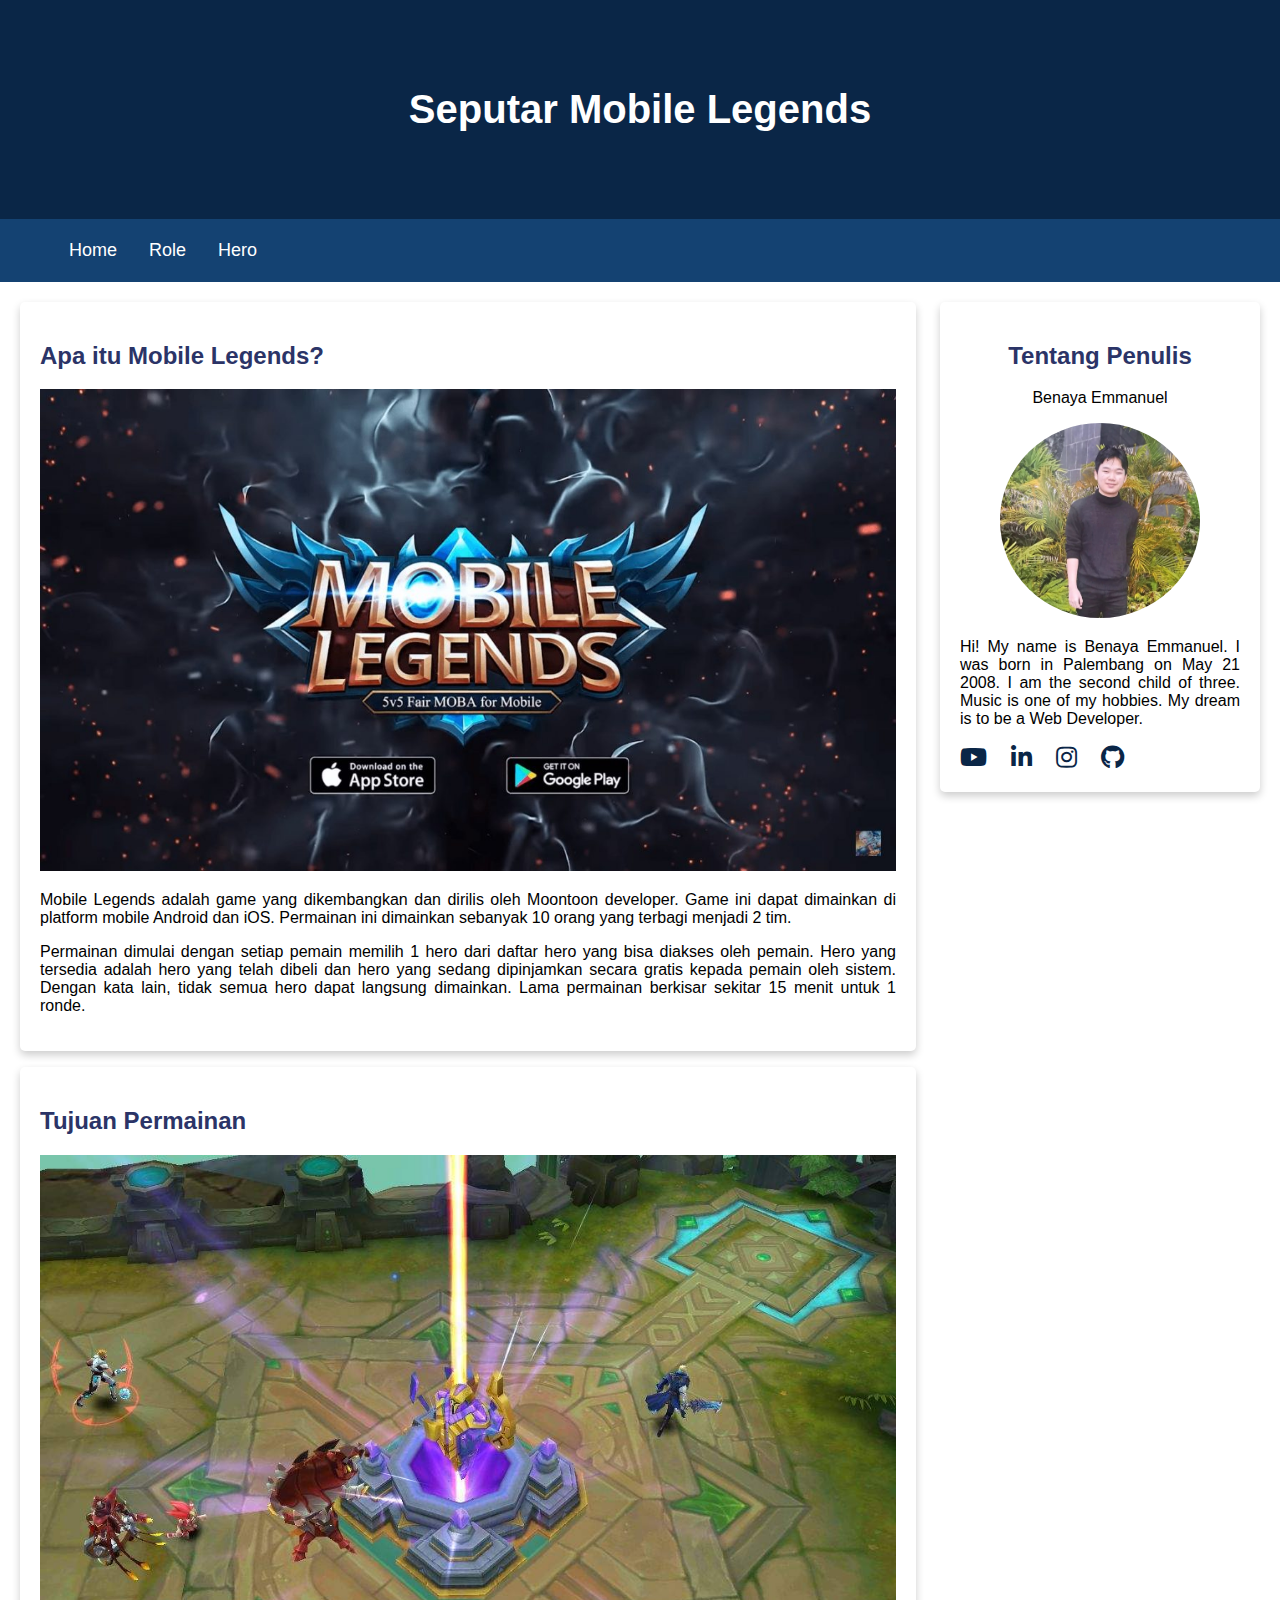
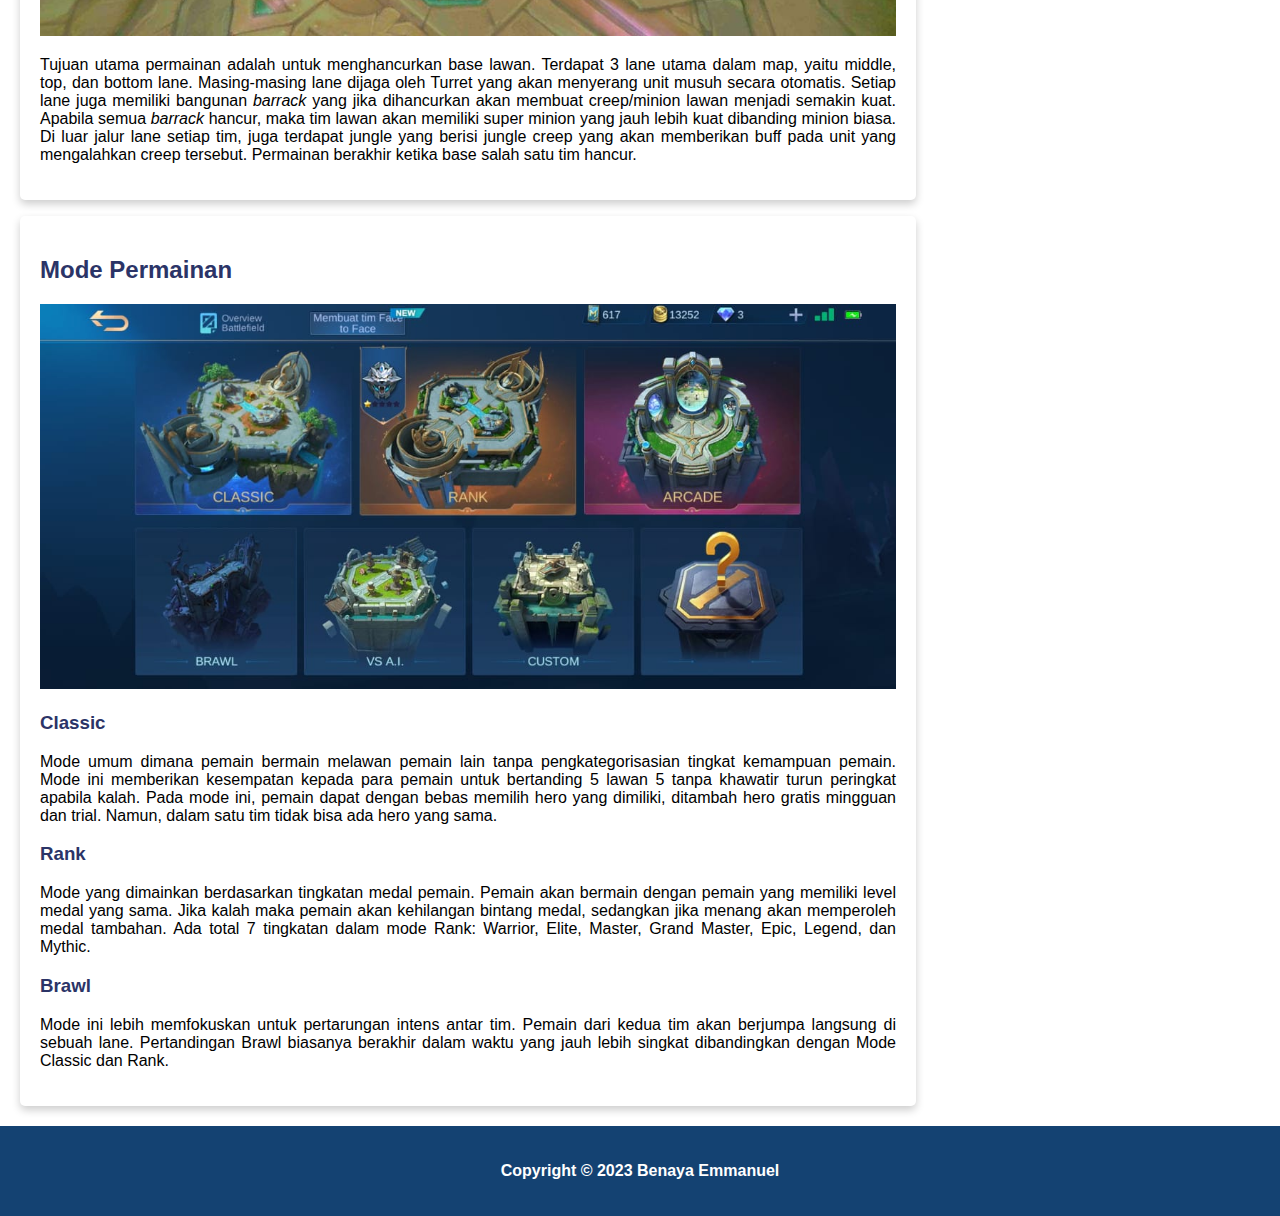
<file: project akhir semester/index.html>
<!DOCTYPE html>
<html>
    <head>
        <meta name="viewport" content="width=device-width, initial-scale=1">
        <title>Mobile Legends</title>
        <link rel="stylesheet" href="assets/styles/style.css">
        <!-- Font Awesome 5.15.4 -->
        <link rel="stylesheet" href="https://cdnjs.cloudflare.com/ajax/libs/font-awesome/5.15.4/css/all.min.css" integrity="sha512-1ycn6IcaQQ40/MKBW2W4Rhis/DbILU74C1vSrLJxCq57o941Ym01SwNsOMqvEBFlcgUa6xLiPY/NS5R+E6ztJQ==" crossorigin="anonymous" referrerpolicy="no-referrer"/>
        
    </head>

    <body>
        <header>
            <div class="jumbotron">
                <h1>Seputar Mobile Legends</h1>
            </div>
            <nav>
                <ul>
                    <li><a href="index.html">Home</a></li>
                    <li><a href="role.html">Role</a></li>
                    <li><a href="hero.html">Hero</a></li>
                </ul>
            </nav>
            
        </header>
        
        <main>
            <div id="content">
                <article class="card">
                    <h2>Apa itu Mobile Legends?</h2>
                    <img src="assets/image/tentang.jpg" class="featured-image" alt="mobile legends">
                    <p>
                    Mobile Legends adalah game yang dikembangkan dan dirilis oleh Moontoon developer. 
                    Game ini dapat dimainkan di platform mobile Android dan iOS. 
                    Permainan ini dimainkan sebanyak 10 orang yang terbagi menjadi 2 tim.
                    </p>
                    <p>
                    Permainan dimulai dengan setiap pemain memilih 1 hero dari daftar hero yang bisa diakses oleh pemain. 
                    Hero yang tersedia adalah hero yang telah dibeli dan hero yang sedang dipinjamkan secara gratis kepada pemain oleh sistem. 
                    Dengan kata lain, tidak semua hero dapat langsung dimainkan.
                    Lama permainan berkisar sekitar 15 menit untuk 1 ronde.
                    </p>
                </article>

                <article class="card">
                    <h2>Tujuan Permainan</h2>
                    <img src="assets/image/win.jpeg" class="featured-image" alt="win game">
                    <p>
                    Tujuan utama permainan adalah untuk menghancurkan base lawan.
                    Terdapat 3 lane utama dalam map, yaitu middle, top, dan bottom lane.
                    Masing-masing lane dijaga oleh Turret yang akan menyerang unit musuh secara otomatis.
                    Setiap lane juga memiliki bangunan <i>barrack</i> yang jika dihancurkan akan membuat creep/minion lawan menjadi semakin kuat.
                    Apabila semua <i>barrack</i> hancur, maka tim lawan akan memiliki super minion yang jauh lebih kuat dibanding minion biasa.
                    Di luar jalur lane setiap tim, juga terdapat jungle yang berisi jungle creep yang akan memberikan buff pada unit yang mengalahkan creep tersebut.
                    Permainan berakhir ketika base salah satu tim hancur.
                    </p>
                </article>
                
                <article class="card">
                    <h2>Mode Permainan</h2>
                    <img src="assets/image/mode.jpeg" class="featured-image" alt="mode">
                    <section>
                        <h3>Classic</h3>
                        <p>
                        Mode umum dimana pemain bermain melawan pemain lain tanpa pengkategorisasian tingkat kemampuan pemain.
                        Mode ini memberikan kesempatan kepada para pemain untuk bertanding 5 lawan 5 tanpa khawatir turun peringkat apabila kalah.
                        Pada mode ini, pemain dapat dengan bebas memilih hero yang dimiliki, ditambah hero gratis mingguan dan trial. 
                        Namun, dalam satu tim tidak bisa ada hero yang sama.
                        </p>
                    </section>
                    <section>
                        <h3>Rank</h3>
                        <p>
                        Mode yang dimainkan berdasarkan tingkatan medal pemain. 
                        Pemain akan bermain dengan pemain yang memiliki level medal yang sama. 
                        Jika kalah maka pemain akan kehilangan bintang medal, sedangkan jika menang akan memperoleh medal tambahan.
                        Ada total 7 tingkatan dalam mode Rank: Warrior, Elite, Master, Grand Master, Epic, Legend, dan Mythic. 
                        </p>
                    </section>
                    <section>
                        <h3>Brawl</h3>
                        <p>
                        Mode ini lebih memfokuskan untuk pertarungan intens antar tim. 
                        Pemain dari kedua tim akan berjumpa langsung di sebuah lane.
                        Pertandingan Brawl biasanya berakhir dalam waktu yang jauh lebih singkat dibandingkan dengan Mode Classic dan Rank.
                        </p>
                    </section>
                </article>
            </div>
            <aside>
                <article class="profile card">
                    <header>
                        <h2>Tentang Penulis</h2>
                        <p class="text-center">Benaya Emmanuel</p>
                        <figure>
                            <img src="assets/image/me.jpg">
                        </figure>
                    </header>
                    <p>
                    Hi! My name is Benaya Emmanuel.
                    I was born in Palembang on May 21 2008.
                    I am the second child of three. 
                    Music is one of my hobbies. 
                    My dream is to be a Web Developer.
                    </p>
         
                    <ul>
                        <li><a href="#"><i class="fab fa-youtube"></i></a></li>
                        <li><a href="#"><i class="fab fa-linkedin-in"></i></a></li>
                        <li><a href="#"><i class="fab fa-instagram"></i></a></li>
                        <li><a href="#"><i class="fab fa-github"></i></a></li>
                    </ul>
                </article>
            </aside>
        </main>
        <footer>
            <p class="text-center">Copyright &#169; 2023 Benaya Emmanuel</p>
        </footer>
        <script src="assets/js/app.js"></script>
    </body>
</html>
</file>
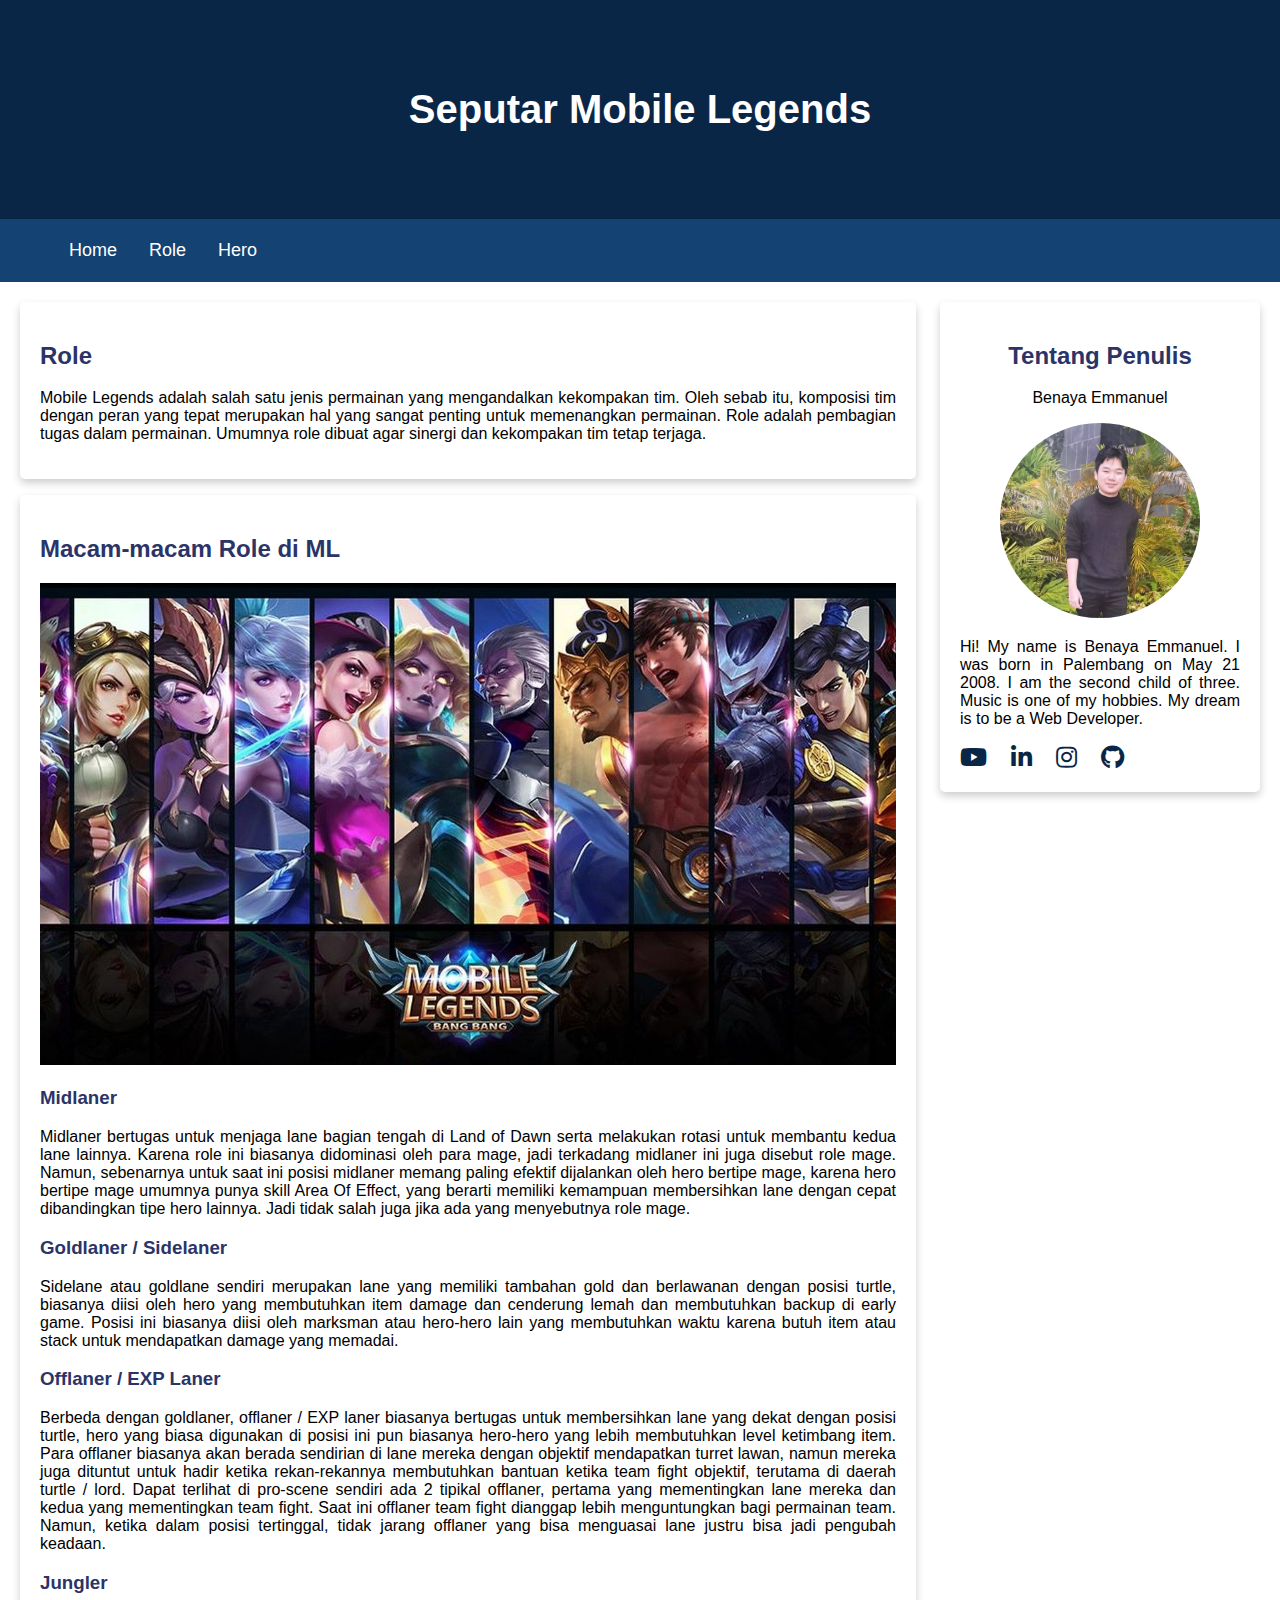
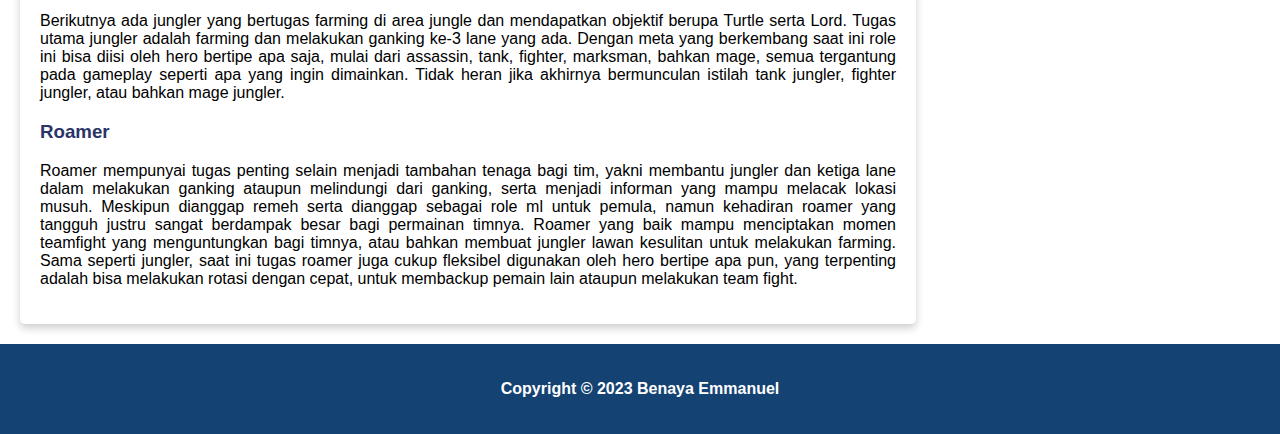
<file: project akhir semester/role.html>
<!DOCTYPE html>
<html>

<head>
    <meta name="viewport" content="width=device-width, initial-scale=1">
    <title>Mobile Legends</title>
    <link rel="stylesheet" href="assets/styles/style.css">
    <!-- Font Awesome 5.15.4 -->
    <link rel="stylesheet" href="https://cdnjs.cloudflare.com/ajax/libs/font-awesome/5.15.4/css/all.min.css"
        integrity="sha512-1ycn6IcaQQ40/MKBW2W4Rhis/DbILU74C1vSrLJxCq57o941Ym01SwNsOMqvEBFlcgUa6xLiPY/NS5R+E6ztJQ=="
        crossorigin="anonymous" referrerpolicy="no-referrer" />

</head>

<body>
    <header>
        <div class="jumbotron">
            <h1>Seputar Mobile Legends</h1>
        </div>
        <nav>
            <ul>
                <li><a href="index.html">Home</a></li>
                <li><a href="role.html">Role</a></li>
                <li><a href="hero.html">Hero</a></li>
            </ul>
        </nav>

    </header>

    <main>
        <div id="content">
            <article class="card">
                <h2>Role</h2>
                <p>
                    Mobile Legends adalah salah satu jenis permainan yang mengandalkan kekompakan tim.
                    Oleh sebab itu, komposisi tim dengan peran yang tepat merupakan hal yang sangat penting untuk
                    memenangkan permainan.
                    Role adalah pembagian tugas dalam permainan.
                    Umumnya role dibuat agar sinergi dan kekompakan tim tetap terjaga.
                </p>
            </article>

            <article class="card">
                <h2>Macam-macam Role di ML</h2>
                <img src="assets/image/role.jpg" class="featured-image" alt="role">

                <section>
                    <h3>Midlaner</h3>
                    <p>
                        Midlaner bertugas untuk menjaga lane bagian tengah di Land of Dawn serta melakukan
                        rotasi untuk membantu kedua lane lainnya. Karena role ini biasanya didominasi oleh para mage, 
                        jadi terkadang midlaner ini juga disebut role mage.

                        Namun, sebenarnya untuk saat ini posisi midlaner memang paling efektif dijalankan oleh hero
                        bertipe mage, karena hero bertipe mage umumnya punya skill Area Of Effect, yang berarti memiliki
                        kemampuan membersihkan lane dengan cepat dibandingkan tipe hero
                        lainnya. Jadi tidak salah juga jika ada yang menyebutnya role mage.
                    </p>
                </section>
                <section>
                    <h3>Goldlaner / Sidelaner</h3>
                    <p>
                        Sidelane atau goldlane sendiri merupakan lane yang memiliki tambahan gold dan berlawanan dengan
                        posisi turtle, biasanya diisi oleh hero yang membutuhkan item damage dan cenderung lemah dan
                        membutuhkan backup di early game.

                        Posisi ini biasanya diisi oleh marksman atau hero-hero lain yang membutuhkan waktu karena butuh
                        item atau stack untuk mendapatkan damage yang memadai.
                    </p>
                </section>
                <section>
                    <h3>Offlaner / EXP Laner</h3>
                    <p>
                        Berbeda dengan goldlaner, offlaner / EXP laner biasanya bertugas untuk membersihkan lane yang dekat
                        dengan posisi turtle, hero yang biasa digunakan di posisi ini pun biasanya hero-hero yang lebih
                        membutuhkan level ketimbang item.

                        Para offlaner biasanya akan berada sendirian di lane mereka dengan objektif mendapatkan turret
                        lawan, namun mereka juga dituntut untuk hadir ketika rekan-rekannya membutuhkan bantuan ketika
                        team fight objektif, terutama di daerah turtle / lord.

                        Dapat terlihat di pro-scene sendiri ada 2 tipikal offlaner, pertama yang mementingkan lane
                        mereka dan kedua yang mementingkan team fight. Saat ini offlaner team fight dianggap lebih
                        menguntungkan bagi permainan team. Namun, ketika dalam posisi tertinggal, tidak jarang offlaner
                        yang bisa menguasai lane justru bisa jadi pengubah keadaan.
                    </p>
                </section>
                <section>
                    <h3>Jungler</h3>
                    <p>
                        Berikutnya ada jungler yang bertugas farming di area jungle dan mendapatkan objektif berupa 
                        Turtle serta Lord. Tugas utama jungler adalah farming dan melakukan ganking ke-3 lane yang ada.

                        Dengan meta yang berkembang saat ini role ini bisa diisi oleh hero bertipe apa saja, mulai dari
                        assassin, tank, fighter, marksman, bahkan mage, semua tergantung pada gameplay seperti apa yang
                        ingin dimainkan. Tidak heran jika akhirnya bermunculan istilah tank jungler, fighter jungler,
                        atau bahkan mage jungler.
                    </p>
                </section>
                <section>
                    <h3>Roamer</h3>
                    <p> Roamer mempunyai tugas penting selain menjadi tambahan tenaga bagi tim, yakni membantu jungler
                        dan ketiga lane dalam melakukan ganking ataupun melindungi dari ganking, serta menjadi informan
                        yang mampu melacak lokasi musuh.

                        Meskipun dianggap remeh serta dianggap sebagai role ml untuk pemula, namun kehadiran roamer yang
                        tangguh justru sangat berdampak besar bagi permainan timnya. Roamer yang baik mampu menciptakan
                        momen teamfight yang menguntungkan bagi timnya, atau bahkan membuat jungler lawan kesulitan
                        untuk melakukan farming.

                        Sama seperti jungler, saat ini tugas roamer juga cukup fleksibel digunakan oleh hero bertipe apa
                        pun, yang terpenting adalah bisa melakukan rotasi dengan cepat, untuk membackup pemain lain
                        ataupun melakukan team fight.
                    </p>
                </section>
            </article>
        </div>
        <aside>
            <article class="profile card">
                <header>
                    <h2>Tentang Penulis</h2>
                    <p class="text-center">Benaya Emmanuel</p>
                    <figure>
                        <img src="assets/image/me.jpg">
                    </figure>
                </header>
                <p>
                    Hi! My name is Benaya Emmanuel.
                    I was born in Palembang on May 21 2008.
                    I am the second child of three.
                    Music is one of my hobbies.
                    My dream is to be a Web Developer.
                </p>

                <ul>
                    <li><a href="#"><i class="fab fa-youtube"></i></a></li>
                    <li><a href="#"><i class="fab fa-linkedin-in"></i></a></li>
                    <li><a href="#"><i class="fab fa-instagram"></i></a></li>
                    <li><a href="#"><i class="fab fa-github"></i></a></li>
                </ul>
            </article>
        </aside>
    </main>
    <footer>
        <p class="text-center">Copyright &#169; 2023 Benaya Emmanuel</p>
    </footer>
    <script src="assets/js/app.js"></script>
</body>

</html>
</file>
<file: project akhir semester/assets/styles/style.css>
@import url('https://fonts.googleapis.com/css2?family=Roboto:wght@300;500&display=swap');

body {
    font-family: 'Roboto', sans-serif;
 }

nav a {
   font-size: 18px;
   font-weight: 400;
   text-decoration: none;
   color: white;
}

nav a:hover {
   font-weight: bold;
   color: #00D7FF;
}

 h2, h3 {
    color: #2B3467;
 }

.profile header {
   text-align: center;
}

.profile {
   text-align: justify;
}

footer {
   padding: 20px;
   color: white;
   background-color: #144272;
   text-align: center;
   font-weight: bold;
}

.featured-image {
   width: 100%;
   max-height: 500px;
   object-fit: cover;
   object-position: center;
}

.profile img {
   width: 200px;
   border-radius: 100%;
}

.card {
   box-shadow: 0 4px 8px 0 rgba(0, 0, 0, 0.2);
   border-radius: 5px;
   padding: 20px;
}

.jumbotron {
   padding: 60px;
   background-color: #0A2647;
   text-align: center;
   font-size: 20px;
   color: white;
}

nav ul {
   padding-inline: 4rem;
   display: flex;
   gap: 2rem;
}

nav li {
   list-style-type: none;
}

nav {
   background-color: #144272;
   padding: 5px;
   top: 0;
}

body {
   font-family: 'Quicksand', sans-serif;
   margin: 0;
   padding: 0;
}

main {
   padding: 20px;
   display: flex;
   gap: 1.5rem;
}

p {
   text-align: justify;
}

.text-center {
   text-align: center;
}

#content {
   flex: 5;
   display: flex;
   flex-flow: column nowrap;
   gap: 1rem 2rem;
}

.slides {
   width: 100%;
   position: relative;
}

.slides .slide {
   display: none;
}

.slides img {
   max-width: 100%;
   height: auto;
   animation-name: fade;
   animation-duration: 1.5s;
}

.slides .navigation {
   position: absolute;
   top: 50%;
   left: 50%;
   transform: translate(-50%, -50%);
   display: flex;
   justify-content: space-between;
   width: 100%;
}

.slides .navigation .prev, .navigation .next {
   cursor: pointer;
   padding: 16px;
   font-weight: bold;
   font-size: 20px;
   color: white;
   background: rgba(0, 215, 255, 0.3);
   user-select: none;
   transition: 0.6s ease;
}

.slides .navigation .prev:hover, .navigation .next:hover {
   background: rgb(0, 215, 255);
}

@keyframes fade {
   from {opacity: 0.3}
   to {opacity: 1}
}

aside {
   flex: 1;
   inset-block: 0;
   inset-inline-end: 0;
}

aside ul {
   margin: 0;
   padding: 0;
   display: flex;
   flex-direction: row;
   gap: 1.5rem;
}

aside li {
   list-style-type: none;
}

aside li a {
   text-decoration: none;
   font-size: 1.5rem;
   color: #0A2647;
   transition: all .1s ease-in-out;
}

aside li a:hover {
   color: #E5BA73;
}

@media screen and (max-width: 1200px) {
   main {
     flex-flow: column nowrap;
   }
   main aside {
     align-self: center;
   }
}

@media screen and (max-width: 768px) {
   nav ul {
     justify-content: center;
   }
  
   main aside {
     align-self: stretch;
   }

   .slides .navigation .prev, .navigation .next {
      font-size: 15px;
      padding: 10px;
   }
}

@media screen and (max-width: 1000px) {
   #content,
   aside {
     width: 100%;
     padding: 0;
   }
}

* {
   box-sizing: border-box;
}

header {
   display: inline;
}
</file>
